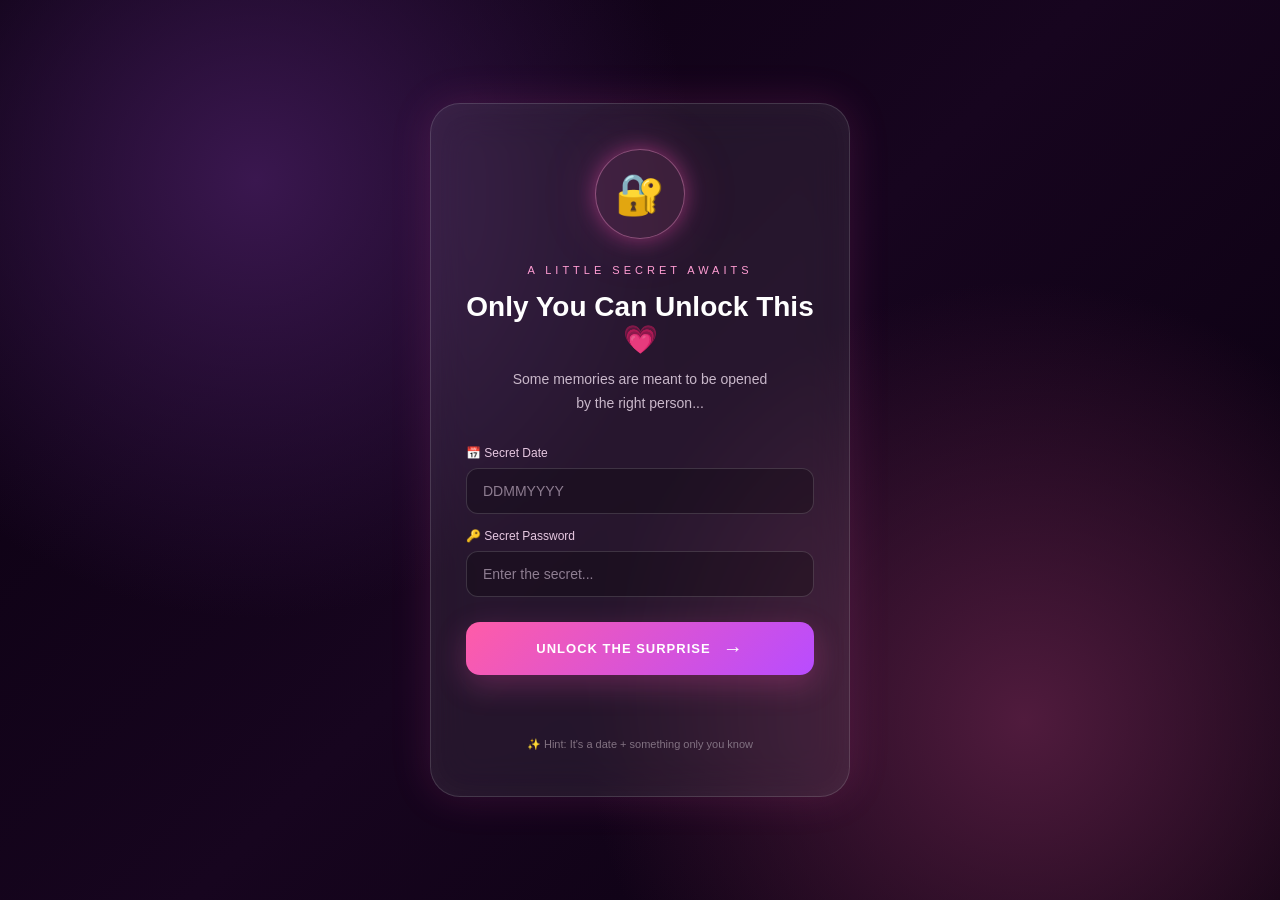
<file: index.html>
<!DOCTYPE html>
<html lang="en">
<head>
    <meta charset="UTF-8">
    <meta name="viewport" content="width=device-width, initial-scale=1.0">
    <title>Something Special 💗</title>

    <link rel="stylesheet" href="unlock.css">
</head>

<body>

    <!-- Floating particles -->
    <div class="particles"></div>

    <main class="unlock-container">

        <div class="lock-circle">
            <div class="lock-icon">🔐</div>
        </div>

        <p class="small-text">A LITTLE SECRET AWAITS</p>

        <h1>Only You Can Unlock This 💗</h1>

        <p class="subtitle">
            Some memories are meant to be opened<br>
            by the right person...
        </p>

        <div class="input-box">

            <label>📅 Secret Date</label>
            <input
                type="text"
                id="secretDate"
                placeholder="DDMMYYYY"
                maxlength="8"
            >

            <label>🔑 Secret Password</label>
            <input
                type="password"
                id="password"
                placeholder="Enter the secret..."
            >

            <button onclick="unlock()">
                <span>UNLOCK THE SURPRISE</span>
                <span class="arrow">→</span>
            </button>

        </div>

        <p id="message"></p>

        <div class="hint">
            ✨ Hint: It's a date + something only you know
        </div>

    </main>

    <script src="unlock.js"></script>

</body>
</html>
</file>
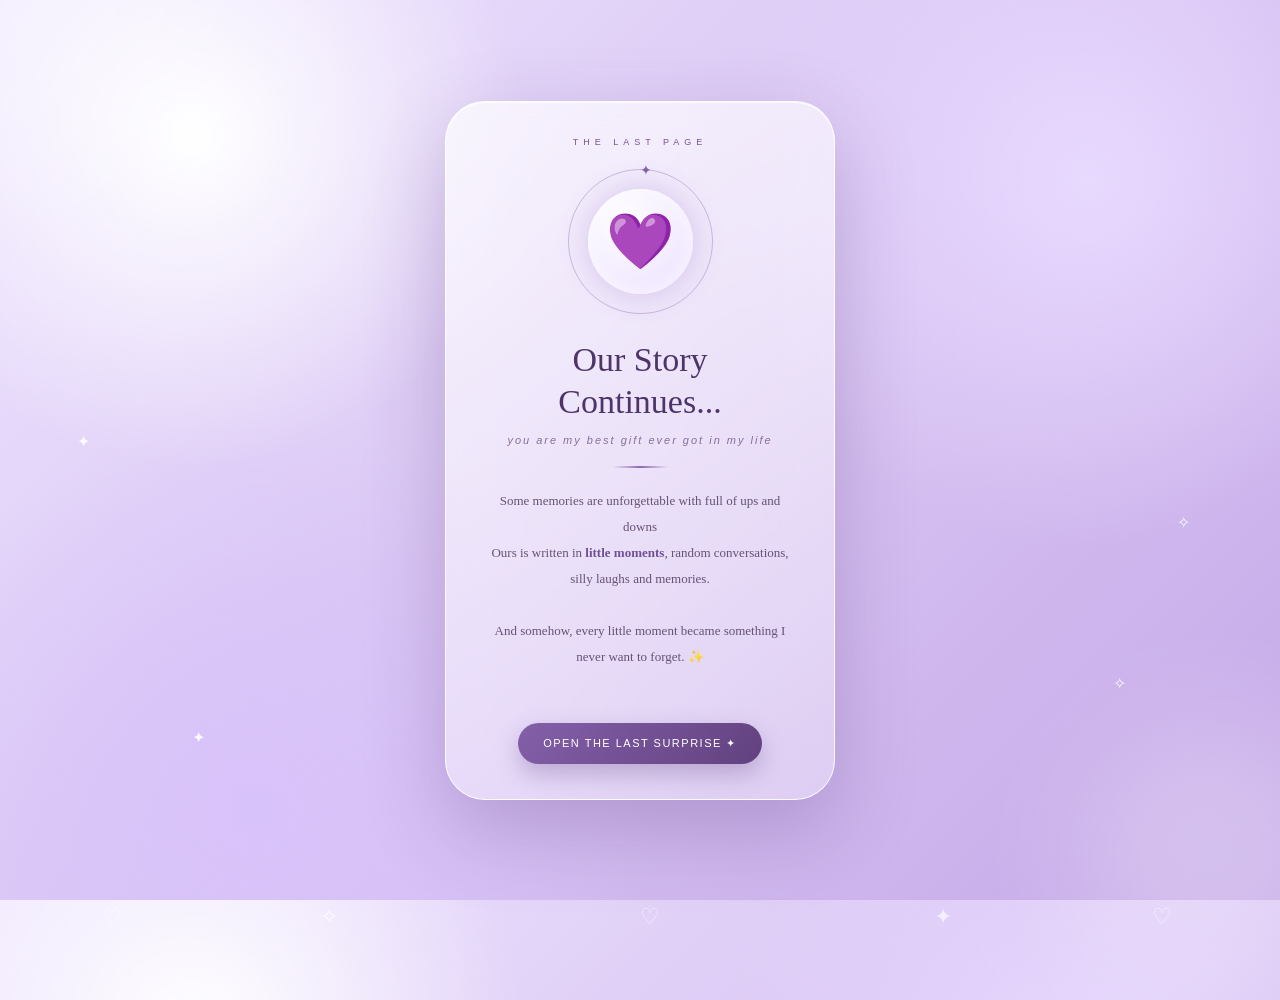
<file: final.html>
<!DOCTYPE html>
<html lang="en">
<head>
<meta charset="UTF-8">
<meta name="viewport" content="width=device-width, initial-scale=1.0">

<title>Our Forever Chapter 💜</title>

<style>

*{
    margin:0;
    padding:0;
    box-sizing:border-box;
}

body{
    min-height:100vh;
    overflow:hidden;

    display:flex;
    align-items:center;
    justify-content:center;

    font-family:Arial,sans-serif;

    background:
        radial-gradient(circle at 15% 15%,#ffffff 0%,transparent 25%),
        radial-gradient(circle at 85% 20%,#e8d9ff 0%,transparent 28%),
        radial-gradient(circle at 20% 90%,#d8c2fa 0%,transparent 30%),
        linear-gradient(
            135deg,
            #eee5ff,
            #d9c5f3,
            #c5a9e8
        );

    position:relative;
}


/* =========================
   BACKGROUND GLOW
========================= */

.glow{
    position:absolute;

    width:280px;
    height:280px;

    border-radius:50%;

    background:rgba(255,255,255,.25);

    filter:blur(60px);

    animation:glowMove 7s infinite alternate;
}

.glow1{
    top:-100px;
    left:-80px;
}

.glow2{
    bottom:-100px;
    right:-80px;

    animation-delay:2s;
}

@keyframes glowMove{

    from{
        transform:translate(0,0);
    }

    to{
        transform:translate(40px,25px);
    }
}


/* =========================
   STARS
========================= */

.star{
    position:absolute;

    color:rgba(255,255,255,.9);

    font-size:16px;

    animation:
        sparkle 2s infinite alternate;
}

.star:nth-child(1){
    top:12%;
    left:12%;
}

.star:nth-child(2){
    top:20%;
    right:17%;
    animation-delay:.5s;
}

.star:nth-child(3){
    bottom:17%;
    left:15%;
    animation-delay:1s;
}

.star:nth-child(4){
    bottom:23%;
    right:12%;
    animation-delay:1.5s;
}

.star:nth-child(5){
    top:48%;
    left:6%;
    animation-delay:.7s;
}

.star:nth-child(6){
    top:57%;
    right:7%;
    animation-delay:1.2s;
}

@keyframes sparkle{

    from{
        opacity:.25;
        transform:scale(.6) rotate(0);
    }

    to{
        opacity:1;
        transform:scale(1.4) rotate(20deg);
    }
}


/* =========================
   FLOATING PETALS
========================= */

.petal{
    position:absolute;

    color:rgba(255,255,255,.65);

    font-size:22px;

    animation:petalFloat 10s linear infinite;
}

.p1{
    left:8%;
    bottom:-30px;
}

.p2{
    left:25%;
    bottom:-30px;
    animation-delay:2s;
}

.p3{
    left:50%;
    bottom:-30px;
    animation-delay:4s;
}

.p4{
    left:73%;
    bottom:-30px;
    animation-delay:1s;
}

.p5{
    left:90%;
    bottom:-30px;
    animation-delay:5s;
}

@keyframes petalFloat{

    0%{
        transform:
            translateY(0)
            rotate(0deg);

        opacity:0;
    }

    15%{
        opacity:.8;
    }

    100%{
        transform:
            translateY(-115vh)
            rotate(240deg);

        opacity:0;
    }
}


/* =========================
   MAIN GLASS CARD
========================= */

.card{

    width:390px;
    min-height:620px;

    position:relative;

    z-index:10;

    padding:35px 28px;

    border-radius:40px;

    background:
        linear-gradient(
            145deg,
            rgba(255,255,255,.70),
            rgba(255,255,255,.30)
        );

    backdrop-filter:blur(22px);

    border:
        1px solid rgba(255,255,255,.8);

    box-shadow:

        0 30px 80px
        rgba(76,45,111,.25),

        inset 0 1px 0
        rgba(255,255,255,.8);

    text-align:center;

    animation:cardAppear 1.3s ease;
}

@keyframes cardAppear{

    from{
        opacity:0;
        transform:
            translateY(35px)
            scale(.92);
    }

    to{
        opacity:1;
        transform:
            translateY(0)
            scale(1);
    }
}


/* =========================
   TOP LABEL
========================= */

.label{

    font-size:9px;

    letter-spacing:5px;

    color:#765493;

    margin-bottom:22px;
}


/* =========================
   ORBIT HEART
========================= */

.heart-wrap{

    width:145px;
    height:145px;

    margin:0 auto 25px;

    position:relative;

    display:flex;
    align-items:center;
    justify-content:center;
}


.orbit{

    position:absolute;

    width:145px;
    height:145px;

    border:

        1px solid
        rgba(126,91,171,.35);

    border-radius:50%;

    animation:rotate 10s linear infinite;
}


.orbit::before{

    content:"✦";

    position:absolute;

    top:-8px;
    left:50%;

    color:#8660aa;

    font-size:14px;
}


@keyframes rotate{

    from{
        transform:rotate(0);
    }

    to{
        transform:rotate(360deg);
    }
}


.heart{

    width:105px;
    height:105px;

    border-radius:50%;

    display:flex;
    align-items:center;
    justify-content:center;

    font-size:55px;

    background:

        radial-gradient(
            circle at 35% 30%,
            #ffffff,
            #eadcff
        );

    box-shadow:

        0 0 30px
        rgba(143,103,191,.30),

        inset 0 0 20px
        rgba(255,255,255,.8);

    animation:heartBeat 2s infinite;
}

@keyframes heartBeat{

    0%,100%{
        transform:scale(1);
    }

    50%{
        transform:scale(1.07);
    }
}


/* =========================
   TITLE
========================= */

h1{

    font-family:Georgia,serif;

    font-size:34px;

    font-weight:normal;

    color:#4d3569;

    line-height:1.25;

    margin-bottom:10px;
}


.subtitle{

    color:#866e9c;

    font-size:11px;

    letter-spacing:2px;

    font-style:italic;
}


.divider{

    width:55px;
    height:2px;

    background:
        linear-gradient(
            90deg,
            transparent,
            #8d69b1,
            transparent
        );

    margin:20px auto;
}


/* =========================
   MESSAGE
========================= */

.message{

    font-family:Georgia,serif;

    color:#665276;

    font-size:13px;

    line-height:2;

    padding:0 12px;
}


.message span{

    color:#715095;

    font-weight:bold;
}


/* =========================
   BUTTON
========================= */

.continue{

    margin-top:27px;

    padding:14px 25px;

    border:none;

    border-radius:30px;

    background:
        linear-gradient(
            135deg,
            #8460aa,
            #62417f
        );

    color:white;

    font-size:11px;

    letter-spacing:1.5px;

    cursor:pointer;

    box-shadow:
        0 10px 25px
        rgba(90,60,125,.3);

    transition:.35s;
}

.continue:hover{

    transform:
        translateY(-4px)
        scale(1.03);

    box-shadow:
        0 15px 30px
        rgba(90,60,125,.4);
}


/* =========================
   FINAL MESSAGE
========================= */

.final{

    display:none;

    animation:finalReveal 1.3s ease;
}

@keyframes finalReveal{

    from{
        opacity:0;
        transform:scale(.75);
    }

    to{
        opacity:1;
        transform:scale(1);
    }
}


.final-icon{

    font-size:60px;

    margin:10px 0 18px;

    animation:heartBeat 1.7s infinite;
}


.final h2{

    font-family:Georgia,serif;

    font-size:31px;

    font-weight:normal;

    color:#4d3569;

    line-height:1.35;
}


.final-text{

    margin-top:20px;

    color:#665276;

    font-family:Georgia,serif;

    font-size:13px;

    line-height:2;
}


.signature{

    margin-top:25px;

    color:#745293;

    font-family:Georgia,serif;

    font-style:italic;

    font-size:13px;
}


/* =========================
   POP HEARTS
========================= */

.pop-heart{

    position:absolute;

    font-size:18px;

    pointer-events:none;

    animation:popHeart 2.5s ease forwards;
}

@keyframes popHeart{

    0%{
        opacity:0;
        transform:
            translateY(30px)
            scale(.3);
    }

    20%{
        opacity:1;
    }

    100%{
        opacity:0;
        transform:
            translateY(-220px)
            scale(1.5)
            rotate(25deg);
    }
}


/* =========================
   MOBILE
========================= */

@media(max-width:500px){

    .card{

        width:92vw;

        min-height:590px;

        padding:32px 20px;

        border-radius:35px;
    }

    h1{
        font-size:30px;
    }

    .message{
        font-size:12px;
    }

}

</style>
</head>


<body>


<!-- BACKGROUND GLOW -->

<div class="glow glow1"></div>
<div class="glow glow2"></div>


<!-- STARS -->

<div class="star">✦</div>
<div class="star">✧</div>
<div class="star">✦</div>
<div class="star">✧</div>
<div class="star">✦</div>
<div class="star">✧</div>


<!-- FLOATING PETALS -->

<div class="petal p1">♡</div>
<div class="petal p2">✧</div>
<div class="petal p3">♡</div>
<div class="petal p4">✦</div>
<div class="petal p5">♡</div>


<!-- MAIN CARD -->

<div class="card" id="card">


    <!-- START SCREEN -->

    <div id="start">


        <div class="label">
            THE LAST PAGE
        </div>


        <div class="heart-wrap">

            <div class="orbit"></div>

            <div class="heart">
                💜
            </div>

        </div>


        <h1>
            Our Story<br>
            Continues...
        </h1>


        <div class="subtitle">
            you are my best gift ever got in my life
        </div>


        <div class="divider"></div>


        <div class="message">

            Some memories are unforgettable with full of ups and downs

            <br>

            Ours is written in
            <span>little moments</span>,
            random conversations,
            silly laughs and memories.

            <br><br>

            And somehow,
            every little moment
            became something
            I never want to forget. ✨

            <br><br>

        

        </div>


        <button
            class="continue"
            onclick="openFinal()">

            OPEN THE LAST SURPRISE ✦

        </button>

    </div>



    <!-- FINAL REVEAL -->

    <div
        class="final"
        id="final">


        <div class="final-icon">
            💜
        </div>


        <h2>
            Happy First Year Anniversary
        </h2>


        <div class="divider"></div>


        <div class="final-text">

          enaku neenga epovume enkoodave irukanum thats my wish

            <br><br>

            ena sanda potalum hurt panalum
            <span>neenga enaku venum.</span>

            <br><br>
                elarum namala ena thapa pesunalum okay yaru namala vitutu
                ponalum okay i always choose rather than other
                en mela ena kovam irundhalum soliru da ana vitutu
                matum poiratha ammu pesamayum irukathinga 


            <br><br>

            Thank you for being
            one of my bestest part of my life. 💜

        </div>  


        <div class="signature">

            — With love,
            always & forever ✨

        </div>

    </div>


</div>


<script>


function openFinal(){

    const start =
    document.getElementById("start");

    const final =
    document.getElementById("final");


    /* HIDE START */

    start.style.display="none";


    /* SHOW FINAL */

    final.style.display="block";


    /* HEART EXPLOSION */

    for(let i=0;i<28;i++){

        const heart =
        document.createElement("div");

        heart.className="pop-heart";

        heart.innerHTML =
            Math.random() > .5
            ? "💜"
            : "♡";


        heart.style.left =
            (Math.random()*90+5)+"%";


        heart.style.top =
            (Math.random()*60+30)+"%";


        heart.style.animationDelay =
            (Math.random()*1)+"s";


        document
            .getElementById("card")
            .appendChild(heart);


        setTimeout(()=>{

            heart.remove();

        },3500);

    }

}

</script>

</body>
</html>
</file>
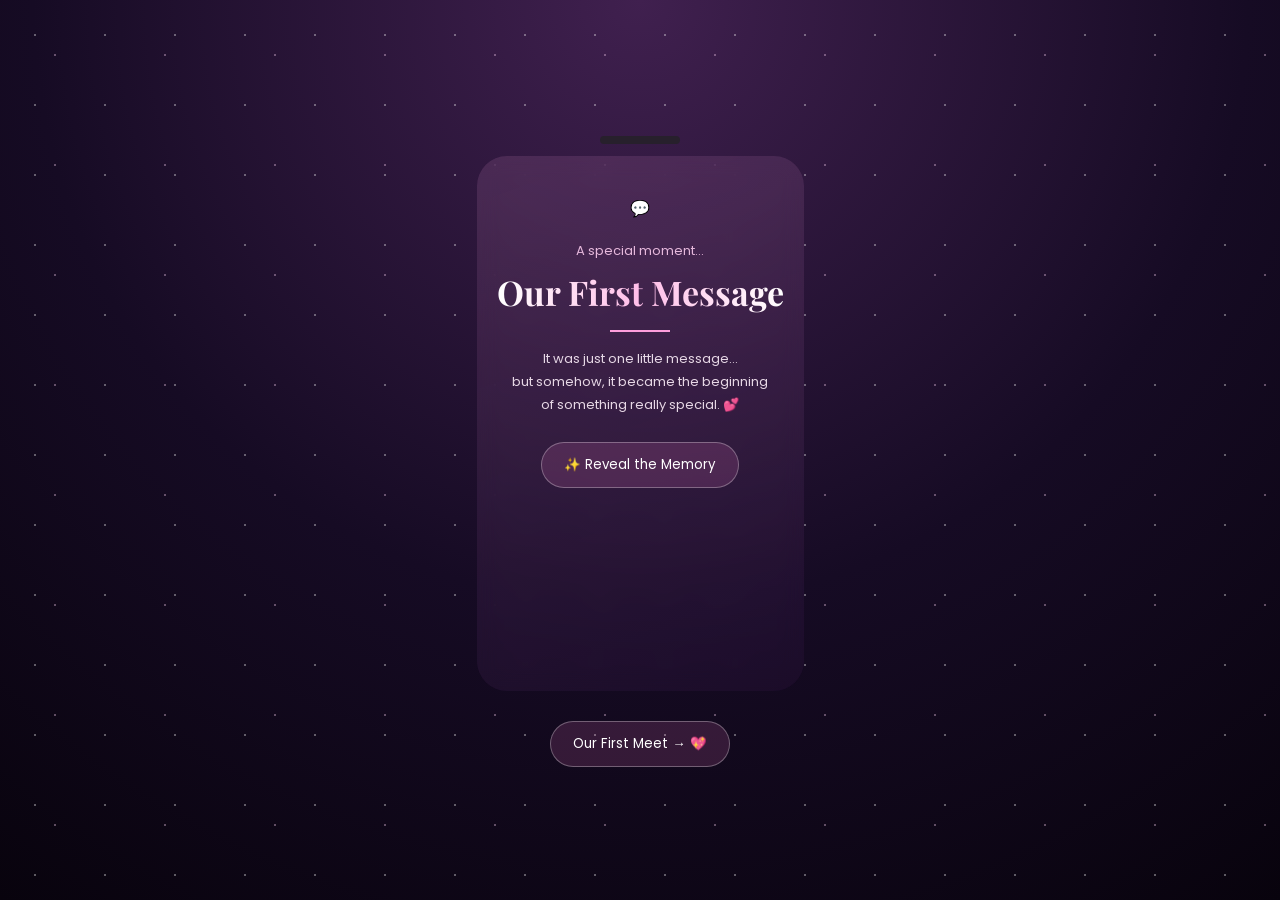
<file: firstcall.html>
<!DOCTYPE html>
<html lang="en">
<head>
    <meta charset="UTF-8">
    <meta name="viewport" content="width=device-width, initial-scale=1.0">
    <title>Our First Message 💗</title>
    <link rel="stylesheet" href="firstcall.css">
</head>

<body>

    <div class="stars"></div>

    <div class="container">

        <div class="message">
            <div class="speaker"></div>

            <div class="screen">
                <div class= "message-icon">💬</div>

                <p class="small-text">A special moment...</p>

                <h1>Our First Message</h1>

                <div class="line"></div>

                <p class="story">
                    It was just one little message...
                    <br>
                    but somehow, it became the beginning
                    <br>
                    of something really special. 💕
                </p>

                <button onclick="showMemory()">
                    ✨ Reveal the Memory
                </button>

                <div id="memory">
                    <span>💬</span>
                    <h2>That First hi <h2>
                    <h3>That first Birthday Wish</h3>

                    <p>
                        “EVERYTHING IS MORE SPEACIAL 
                        AND BEAUTIFUL MEMORIES.” 💗
                    </p>

                    <div class="date">
                        💕 Our First Message 💕
                    </div>
                </div>
            </div>
        </div>



        <button class="next-btn" onclick="goNext()">
            Our First Meet → 💖
        </button>

    </div>

    <script>
        function showMemory() {
            const memory = document.getElementById("memory");

            memory.style.display = "block";

            createHearts();
        }

        function createHearts() {

            for (let i = 0; i < 25; i++) {

                const heart = document.createElement("div");

                heart.className = "heart";
                heart.innerHTML = "♥";

                heart.style.left = Math.random() * 100 + "vw";
                heart.style.animationDuration =
                    (2 + Math.random() * 3) + "s";

                heart.style.fontSize =
                    (12 + Math.random() * 20) + "px";

                document.body.appendChild(heart);

                setTimeout(() => {
                    heart.remove();
                }, 5000);
            }
        }

        function goNext() {
            window.location.href = "firstmeet.html";
        }
    </script>

</body>
</html>
</file>
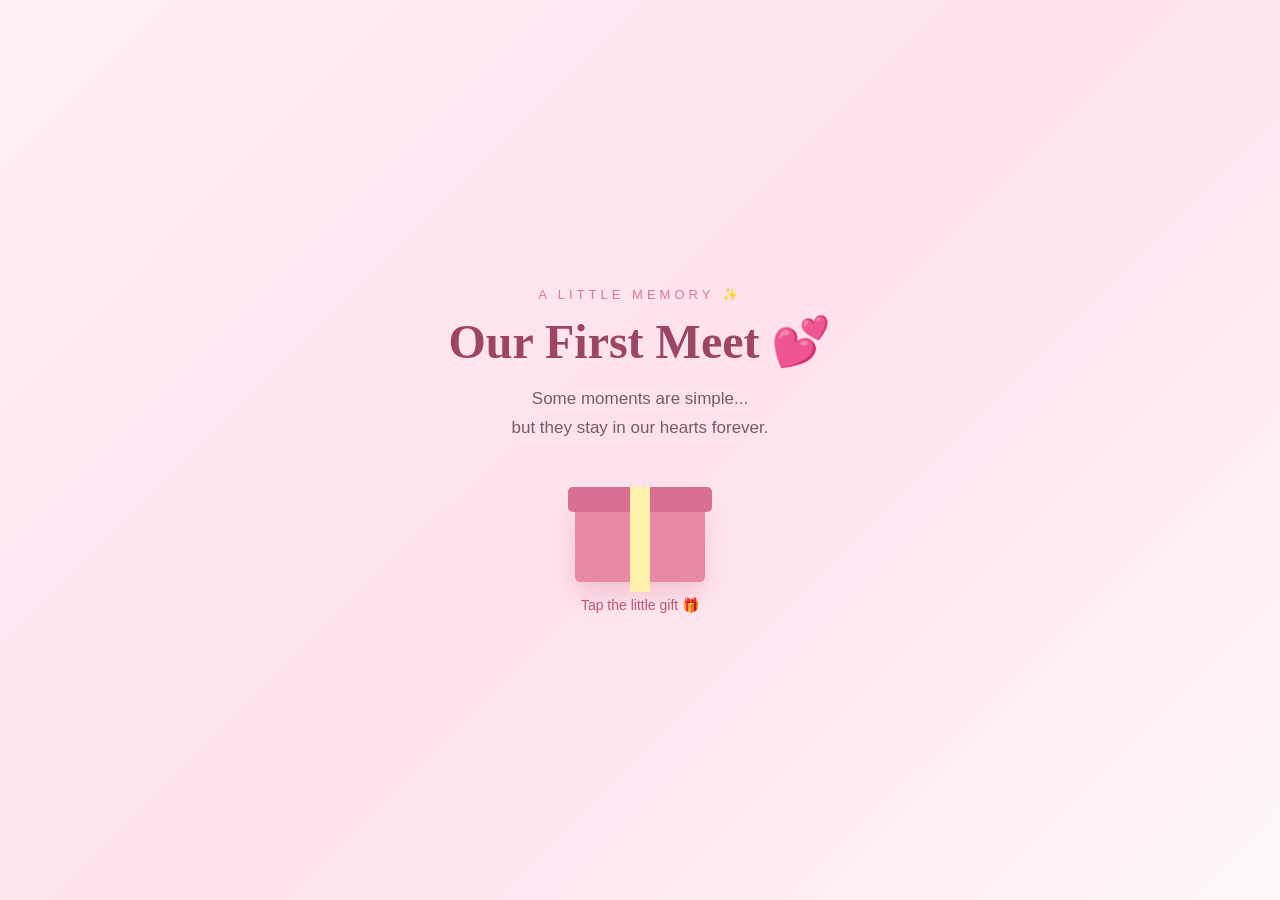
<file: firstmeet.html>
<!DOCTYPE html>
<html lang="en">
<head>
    <meta charset="UTF-8">
    <meta name="viewport" content="width=device-width, initial-scale=1.0">
    <title>Our First Meet 💗</title>
    <link rel="stylesheet" href="firstmeet.css">
</head>

<body>

    <div class="hearts"></div>

    <div class="container">

        <div class="small-title">A LITTLE MEMORY ✨</div>

        <h1>Our First Meet 💕</h1>

        <p class="subtitle">
            Some moments are simple...<br>
            but they stay in our hearts forever.
        </p>

        <!-- Gift Box -->
        <div class="gift-area" onclick="openGift()">

            <div class="gift-box" id="giftBox">
                <div class="lid"></div>
                <div class="box"></div>
                <div class="ribbon"></div>
            </div>

            <p id="clickText">Tap the little gift 🎁</p>

        </div>

        <!-- Hidden Memory -->
        <div class="memory" id="memory">

            <div class="brush">🪥</div>

            <h2>Our First Meet...</h2>

            <p>
                Nee enakkaaga oru brush vangitu vandhu kudutha
                andha moment... 🥹💗
            </p>

            <p>
                It may look like a small thing,
                but for me, it became a beautiful memory.
            </p>

            <div class="line"></div>

            <p class="special">
                "The little things you did<br>
                became my favorite memories." 💕
            </p>

            <button onclick="goNext()">
                And then... → 💖
            </button>
            <a href="special-moments.html" class="next-btn">
    Special Moments ❤️
</a>

        </div>

    </div>

    <script src="firstmeet.js"></script>


</body>
</html>
</file>
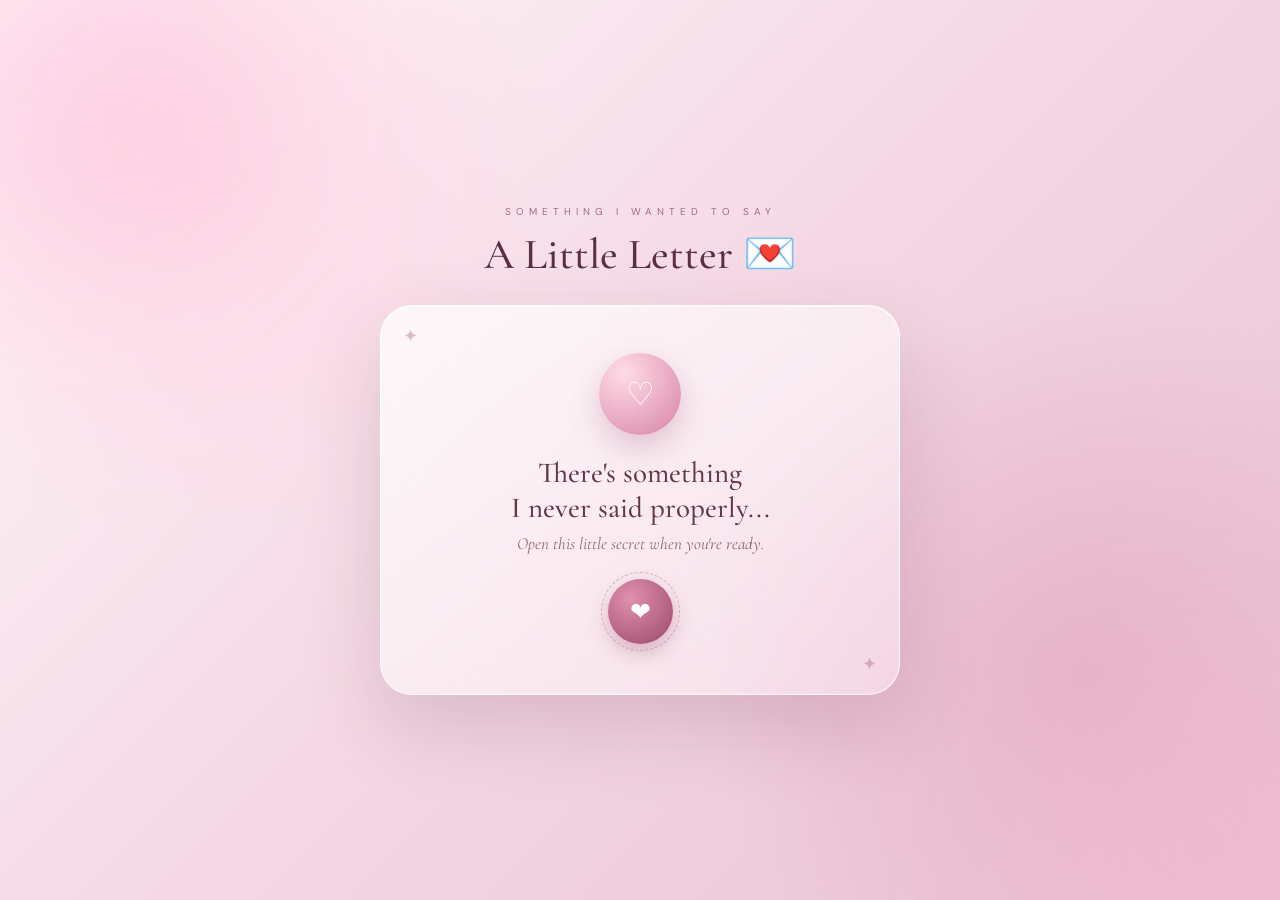
<file: little-letter.html>
<!DOCTYPE html>
<html lang="en">
<head>
<meta charset="UTF-8">
<meta name="viewport" content="width=device-width, initial-scale=1.0">

<title>A Little Letter 💌</title>

<style>
@import url('https://fonts.googleapis.com/css2?family=Cormorant+Garamond:ital,wght@0,400;0,500;0,600;1,400;1,500&family=DM+Sans:wght@400;500;600&display=swap');

* {
    margin: 0;
    padding: 0;
    box-sizing: border-box;
}

body {
    min-height: 100vh;
    overflow: hidden;

    display: flex;
    justify-content: center;
    align-items: center;

    font-family: "DM Sans", sans-serif;

    background:
        radial-gradient(circle at 15% 20%, #ffd8e7 0%, transparent 28%),
        radial-gradient(circle at 85% 75%, #e7b4ca 0%, transparent 30%),
        linear-gradient(135deg, #fff7fa, #f4d8e4, #e9c1d3);

    color: #573545;
}


/* =========================
   BACKGROUND GLOW
========================= */

.glow {
    position: fixed;
    width: 350px;
    height: 350px;

    border-radius: 50%;

    background: rgba(255, 180, 210, 0.25);

    filter: blur(70px);

    animation: glowMove 7s ease-in-out infinite alternate;

    pointer-events: none;
}

.glow.one {
    top: -100px;
    left: -100px;
}

.glow.two {
    bottom: -120px;
    right: -100px;

    animation-delay: 2s;
}

@keyframes glowMove {

    from {
        transform: scale(1);
    }

    to {
        transform: scale(1.3);
    }
}


/* =========================
   FLOATING HEARTS
========================= */

.floating-heart {
    position: fixed;

    bottom: -40px;

    color: rgba(150, 65, 100, 0.25);

    font-size: 22px;

    pointer-events: none;

    animation: floatUp 9s linear infinite;
}

.f1 { left: 8%; animation-delay: 0s; }
.f2 { left: 20%; animation-delay: 2s; }
.f3 { left: 35%; animation-delay: 5s; }
.f4 { left: 52%; animation-delay: 1s; }
.f5 { left: 68%; animation-delay: 4s; }
.f6 { left: 82%; animation-delay: 6s; }
.f7 { left: 93%; animation-delay: 3s; }

@keyframes floatUp {

    0% {
        transform: translateY(0) rotate(0deg);
        opacity: 0;
    }

    15% {
        opacity: 1;
    }

    100% {
        transform: translateY(-115vh) rotate(180deg);
        opacity: 0;
    }
}


/* =========================
   MAIN
========================= */

.container {
    width: min(92%, 650px);

    text-align: center;

    position: relative;

    z-index: 5;
}


/* TOP TEXT */

.eyebrow {
    font-size: 10px;

    letter-spacing: 5px;

    color: #956077;

    margin-bottom: 10px;

    opacity: 0.9;
}

.title {
    font-family: "Cormorant Garamond", serif;

    font-size: 43px;

    font-weight: 500;

    color: #5c3043;

    margin-bottom: 25px;
}


/* =========================
   SECRET CARD
========================= */

.letter-card {

    position: relative;

    width: 100%;
    max-width: 520px;

    min-height: 390px;

    margin: auto;

    padding: 40px 38px;

    border-radius: 32px;

    background:
        linear-gradient(
            145deg,
            rgba(255,255,255,0.72),
            rgba(255,240,246,0.46)
        );

    border: 1px solid rgba(255,255,255,0.8);

    backdrop-filter: blur(18px);

    -webkit-backdrop-filter: blur(18px);

    box-shadow:
        0 30px 80px rgba(103,48,73,0.18),
        inset 0 1px 0 rgba(255,255,255,0.8);

    transition: 1s ease;
}


/* little decorative corners */

.letter-card::before,
.letter-card::after {

    content: "✦";

    position: absolute;

    color: rgba(161,76,108,0.35);

    font-size: 18px;
}

.letter-card::before {
    top: 18px;
    left: 22px;
}

.letter-card::after {
    bottom: 18px;
    right: 22px;
}


/* =========================
   LOCK SCREEN
========================= */

.lock-screen {

    display: flex;

    flex-direction: column;

    align-items: center;

    justify-content: center;

    min-height: 305px;

    transition: 0.8s ease;
}


.lock-icon {

    width: 82px;
    height: 82px;

    border-radius: 50%;

    display: flex;

    justify-content: center;
    align-items: center;

    margin-bottom: 20px;

    font-size: 32px;

    background:
        radial-gradient(
            circle at 30% 25%,
            #ffdce8,
            #d783a5
        );

    color: white;

    box-shadow:
        0 12px 30px rgba(150,65,100,0.25);

    animation: heartbeat 2s infinite;
}


@keyframes heartbeat {

    0%, 100% {
        transform: scale(1);
    }

    50% {
        transform: scale(1.07);
    }
}


.lock-screen h2 {

    font-family: "Cormorant Garamond", serif;

    font-size: 29px;

    font-weight: 500;

    color: #63374a;

    margin-bottom: 8px;
}


.lock-screen p {

    font-family: "Cormorant Garamond", serif;

    font-style: italic;

    font-size: 17px;

    color: #8b6574;

    margin-bottom: 25px;
}


/* =========================
   WAX SEAL
========================= */

.seal-button {

    width: 65px;
    height: 65px;

    border: none;

    border-radius: 50%;

    background:
        radial-gradient(
            circle at 35% 30%,
            #df91ad,
            #9b4769
        );

    color: white;

    font-size: 25px;

    cursor: pointer;

    box-shadow:
        0 8px 20px rgba(130,50,80,0.3);

    transition: 0.35s;

    position: relative;
}


.seal-button::after {

    content: "";

    position: absolute;

    inset: -7px;

    border-radius: 50%;

    border: 1px dashed rgba(143,65,96,0.35);

    animation: rotate 8s linear infinite;
}


@keyframes rotate {
    to {
        transform: rotate(360deg);
    }
}


.seal-button:hover {

    transform: scale(1.12);

    box-shadow:
        0 12px 30px rgba(130,50,80,0.4);
}


/* =========================
   LETTER CONTENT
========================= */

.letter-content {

    display: none;

    text-align: left;

    animation: letterReveal 1.2s ease forwards;
}


@keyframes letterReveal {

    from {
        opacity: 0;
        transform: translateY(20px);
    }

    to {
        opacity: 1;
        transform: translateY(0);
    }
}


.letter-date {

    text-align: center;

    font-size: 10px;

    letter-spacing: 3px;

    color: #9a687a;

    margin-bottom: 22px;
}


.letter-content h2 {

    font-family: "Cormorant Garamond", serif;

    font-size: 32px;

    font-style: italic;

    font-weight: 500;

    color: #733a52;

    margin-bottom: 18px;
}


.letter-text {

    font-family: "Cormorant Garamond", serif;

    font-size: 17px;

    line-height: 1.65;

    color: #684857;
}


.letter-text p {

    margin-bottom: 13px;

    opacity: 0;

    transform: translateY(8px);

    transition: 0.8s ease;
}


.letter-text p.show {

    opacity: 1;

    transform: translateY(0);
}


.special-line {

    margin-top: 18px;

    padding: 16px;

    text-align: center;

    border-radius: 16px;

    background: rgba(255,255,255,0.5);

    border: 1px solid rgba(177,92,124,0.12);

    font-family: "Cormorant Garamond", serif;

    font-style: italic;

    font-size: 20px;

    color: #873e5c;

    opacity: 0;

    transform: scale(0.95);

    transition: 1s ease;
}


.special-line.show {

    opacity: 1;

    transform: scale(1);
}


/* =========================
   BUTTON
========================= */

.next-button {

    margin-top: 22px;

    padding: 13px 28px;

    border: none;

    border-radius: 30px;

    background: #8f4563;

    color: white;

    font-size: 12px;

    letter-spacing: 0.5px;

    cursor: pointer;

    box-shadow:
        0 8px 22px rgba(120,50,80,0.25);

    display: none;

    transition: 0.3s;
}


.next-button:hover {

    transform: translateY(-2px) scale(1.03);

    box-shadow:
        0 12px 28px rgba(120,50,80,0.32);
}


/* =========================
   OPEN STATE
========================= */

.open .lock-screen {

    display: none;
}

.open .letter-content {

    display: block;
}

.open .letter-card {

    min-height: 430px;
}


/* =========================
   MOBILE
========================= */

@media(max-width: 550px) {

    body {
        overflow-y: auto;
    }

    .container {
        width: 94%;
    }

    .title {
        font-size: 36px;
    }

    .letter-card {
        padding: 32px 23px;
        min-height: 390px;
    }

    .letter-content h2 {
        font-size: 29px;
    }

    .letter-text {
        font-size: 16px;
    }
}

</style>
</head>


<body>


<!-- Background -->

<div class="glow one"></div>
<div class="glow two"></div>

<div class="floating-heart f1">♡</div>
<div class="floating-heart f2">♡</div>
<div class="floating-heart f3">✦</div>
<div class="floating-heart f4">♡</div>
<div class="floating-heart f5">✧</div>
<div class="floating-heart f6">♡</div>
<div class="floating-heart f7">♡</div>


<!-- Main -->

<div class="container">

    <div class="eyebrow">
        SOMETHING I WANTED TO SAY
    </div>

    <div class="title">
        A Little Letter 💌
    </div>


    <div class="letter-card" id="letterCard">


        <!-- LOCK SCREEN -->

        <div class="lock-screen">

            <div class="lock-icon">
                ♡
            </div>

            <h2>
                There's something<br>
                I never said properly...
            </h2>

            <p>
                Open this little secret when you're ready.
            </p>

            <button
                class="seal-button"
                onclick="openLetter()"
                aria-label="Open letter"
            >
                ❤
            </button>

        </div>


        <!-- LETTER -->

        <div class="letter-content">

            <div class="letter-date">
                27 · 08 · 2025
            </div>

            <h2>
                To my lucky charm ♡
            </h2>


            <div class="letter-text">

                <p id="p1">
                    Enaku una thavira yaarum important ila da ammuu..
                    enaku nee mattum en life la irundhute irukanum vera yarum venam
                    epovumey enaku idhe mari love and care kuduthute irunga enaku adhuve podhum
                </p>

                <p id="p2">
                    Aprm ena analum nanu una vitu poga matte...ena analum
                    seri nee enaku dhan na unaku dhaney🥹❤️

        
                </p>

                <p id="p3">
                    Neenga matum en life la ilana na ena agirupenu therla da gundu
                    epovum ena vtu matum poiratha plzz da ammu....roma overthink panatha na unkoodave
                    dha irupen iruke epovumey.
                </p>

                <p id="p4">
                    And love you so much always my lucky charm
                    
                </p>

            </div>


            <div class="special-line" id="specialLine">

                "If I had to choose that moment again...
                <br>
                I'd still say yes." ❤️

            </div>

        </div>

    </div>


    <button
        class="next-button"
        id="nextButton"
        onclick="goNext()"
    >
        Continue our story → ✨
    </button>

</div>


<script>

function openLetter() {

    const card =
        document.getElementById("letterCard");

    card.classList.add("open");


    /*
       Reveal letter lines one by one
    */

    setTimeout(() => {
        document.getElementById("p1")
            .classList.add("show");
    }, 700);


    setTimeout(() => {
        document.getElementById("p2")
            .classList.add("show");
    }, 1800);


    setTimeout(() => {
        document.getElementById("p3")
            .classList.add("show");
    }, 2900);


    setTimeout(() => {
        document.getElementById("p4")
            .classList.add("show");
    }, 4000);


    /*
       Special final line
    */

    setTimeout(() => {

        document
            .getElementById("specialLine")
            .classList.add("show");

    }, 5300);


    /*
       Continue button
    */

    setTimeout(() => {

        document
            .getElementById("nextButton")
            .style.display = "inline-block";

    }, 6500);

}


function goNext() {

    window.location.href =
        "final-surprise.html";

}

</script>

</body>
</html>
</file>
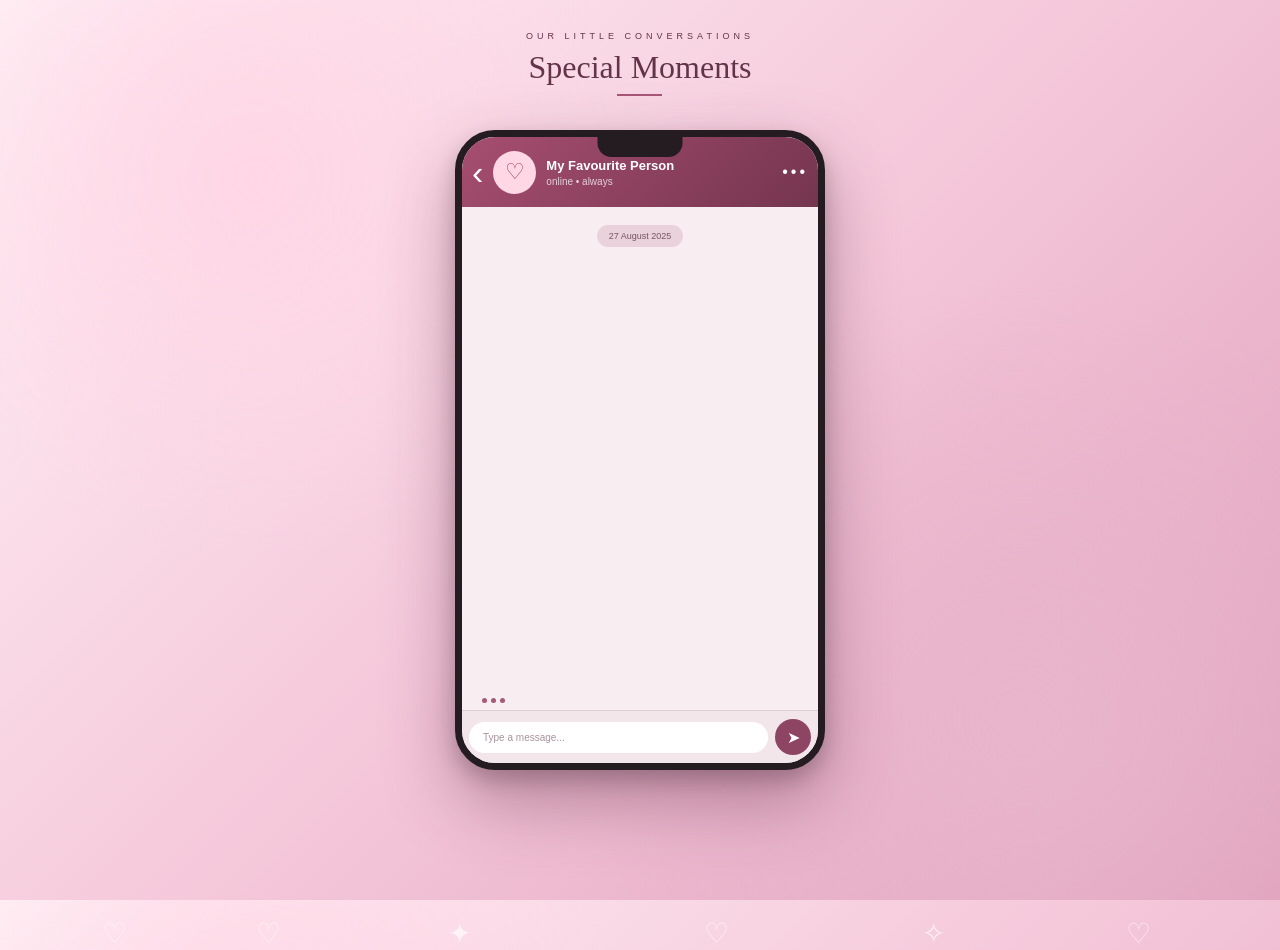
<file: special-moments.html>
<!DOCTYPE html>
<html lang="en">
<head>
<meta charset="UTF-8">
<meta name="viewport" content="width=device-width, initial-scale=1.0">

<title>Special Moments ❤️</title>

<style>

*{
    margin:0;
    padding:0;
    box-sizing:border-box;
}

body{
    min-height:100vh;
    overflow:hidden;

    display:flex;
    justify-content:center;
    align-items:center;

    font-family:Arial, sans-serif;

    background:
        radial-gradient(circle at 20% 20%, #ffd6e5 0%, transparent 30%),
        radial-gradient(circle at 80% 80%, #e8b5cc 0%, transparent 35%),
        linear-gradient(135deg,#fff1f6,#f5c8da,#df9fbb);

    position:relative;
}


/* BACKGROUND HEARTS */

.heart{
    position:absolute;
    color:rgba(255,255,255,0.65);
    font-size:28px;
    animation:float 8s linear infinite;
}

.h1{left:8%;bottom:-50px;animation-delay:0s;}
.h2{left:20%;bottom:-50px;animation-delay:2s;}
.h3{left:35%;bottom:-50px;animation-delay:4s;}
.h4{left:55%;bottom:-50px;animation-delay:1s;}
.h5{left:72%;bottom:-50px;animation-delay:3s;}
.h6{left:88%;bottom:-50px;animation-delay:5s;}

@keyframes float{

    0%{
        transform:translateY(0) rotate(0deg);
        opacity:0;
    }

    20%{
        opacity:1;
    }

    100%{
        transform:translateY(-110vh) rotate(180deg);
        opacity:0;
    }
}


/* TITLE */

.title{
    position:absolute;
    top:25px;

    text-align:center;

    color:#633449;

    z-index:5;
}

.title small{
    letter-spacing:4px;
    font-size:9px;
}

.title h1{
    font-family:Georgia,serif;
    font-size:32px;
    font-weight:normal;
    margin-top:6px;
}

.line{
    width:45px;
    height:2px;
    background:#a95677;
    margin:8px auto;
}


/* PHONE */

.phone{

    width:370px;
    height:640px;

    background:#f8edf1;

    border:7px solid #241c20;

    border-radius:40px;

    overflow:hidden;

    position:relative;

    z-index:10;

    box-shadow:
        0 30px 70px rgba(91,40,65,.4),
        0 10px 20px rgba(0,0,0,.2);
}


/* PHONE TOP */

.notch{

    position:absolute;

    top:0;
    left:50%;

    transform:translateX(-50%);

    width:85px;
    height:20px;

    background:#241c20;

    border-radius:0 0 14px 14px;

    z-index:20;
}


/* HEADER */

.header{

    height:70px;

    background:linear-gradient(
        135deg,
        #a64e70,
        #75354f
    );

    color:white;

    display:flex;
    align-items:center;

    padding:10px;

    gap:10px;
}

.back{
    font-size:34px;
}

.profile{
    flex:1;

    display:flex;
    align-items:center;

    gap:10px;
}

.avatar{

    width:43px;
    height:43px;

    border-radius:50%;

    background:#ffd7e5;

    display:flex;
    align-items:center;
    justify-content:center;

    color:#a44367;

    font-size:22px;
}

.name{
    font-size:13px;
    font-weight:bold;
}

.online{
    font-size:10px;
    opacity:.75;
    margin-top:3px;
}

.more{
    letter-spacing:3px;
}


/* CHAT */

.chat{

    height:calc(100% - 123px);

    overflow-y:auto;

    padding:18px 13px;

    background:#f8edf1;

    scroll-behavior:smooth;
}


/* DATE */

.date{

    text-align:center;

    margin-bottom:18px;
}

.date span{

    background:#ead2dc;

    color:#765362;

    padding:6px 12px;

    border-radius:15px;

    font-size:9px;
}


/* MESSAGE */

.message{

    max-width:78%;

    padding:9px 12px;

    margin:8px 0;

    font-size:12px;

    line-height:1.5;

    color:#4d3741;

    animation:appear .5s ease;
}

.left{

    background:white;

    margin-right:auto;

    border-radius:4px 15px 15px 15px;

    box-shadow:0 2px 8px rgba(0,0,0,.08);
}

.right{

    background:#f3c2d4;

    margin-left:auto;

    border-radius:15px 4px 15px 15px;

    box-shadow:0 2px 8px rgba(0,0,0,.08);
}

.time{

    display:block;

    text-align:right;

    font-size:8px;

    color:#997a86;

    margin-top:4px;
}

@keyframes appear{

    from{
        opacity:0;
        transform:translateY(12px);
    }

    to{
        opacity:1;
        transform:translateY(0);
    }
}


/* TYPING */

.typing{

    position:absolute;

    bottom:60px;
    left:20px;

    display:none;

    gap:4px;
}

.dot{

    width:5px;
    height:5px;

    background:#a55b78;

    border-radius:50%;

    animation:typing 1s infinite;
}

.dot:nth-child(2){
    animation-delay:.15s;
}

.dot:nth-child(3){
    animation-delay:.3s;
}

@keyframes typing{

    50%{
        transform:translateY(-4px);
    }
}


/* BOTTOM */

.bottom{

    position:absolute;

    bottom:0;
    left:0;

    width:100%;
    height:53px;

    display:flex;

    align-items:center;

    gap:7px;

    padding:7px;

    background:#f3e6eb;

    border-top:1px solid #e2ccd5;
}

.input{

    flex:1;

    background:white;

    color:#aa929d;

    padding:10px 14px;

    border-radius:20px;

    font-size:10px;
}

.send{

    width:36px;
    height:36px;

    border:none;

    border-radius:50%;

    background:#8e4563;

    color:white;

    cursor:pointer;

    font-size:16px;
}


/* FINAL CARD */

.special{

    text-align:center;

    margin:20px auto;

    width:90%;

    padding:18px;

    border-radius:18px;

    background:linear-gradient(
        135deg,
        white,
        #ffe0eb
    );

    box-shadow:0 8px 25px rgba(100,40,65,.15);

    animation:appear .8s ease;
}

.special-heart{
    font-size:28px;
}

.special h3{
    font-family:Georgia,serif;

    color:#743b54;

    margin:7px 0;
}

.special p{
    color:#8b6b78;

    font-size:10px;

    line-height:1.6;
}


/* =========================
   LITTLE LETTER
========================= */

.letter{

    width:90%;

    margin:25px auto 35px;

    padding:24px 20px;

    background:
        linear-gradient(
            135deg,
            #fffdfd,
            #ffe4ee
        );

    border:1px solid rgba(169,86,119,.18);

    border-radius:20px;

    box-shadow:
        0 10px 30px rgba(100,40,65,.15);

    text-align:left;

    position:relative;

    animation:letterAppear 1s ease;

    overflow:hidden;
}


/* INNER BORDER */

.letter::before{

    content:"";

    position:absolute;

    top:10px;
    left:10px;
    right:10px;
    bottom:10px;

    border:1px dashed #d9a7ba;

    border-radius:15px;

    pointer-events:none;
}


/* SMALL DECORATIONS */

.letter::after{

    content:"✦  ♡  ✦";

    position:absolute;

    top:14px;
    right:20px;

    color:#d493aa;

    font-size:10px;

    letter-spacing:3px;
}


/* LETTER HEART */

.letter-heart{

    position:relative;

    z-index:2;

    text-align:center;

    font-size:28px;

    margin-bottom:5px;

    animation:heartBeat 1.5s infinite;
}


/* LETTER TITLE */

.letter-title{

    position:relative;

    z-index:2;

    text-align:center;

    font-family:Georgia,serif;

    color:#743b54;

    font-size:21px;

    margin-bottom:17px;
}


/* LETTER CONTENT */

.letter p{

    position:relative;

    z-index:2;

    color:#70515e;

    font-family:Georgia,serif;

    font-size:12px;

    line-height:1.9;

    margin:10px 5px;
}


/* SIGNATURE */

.letter-sign{

    position:relative;

    z-index:2;

    text-align:right;

    font-family:Georgia,serif;

    color:#8e4563;

    font-size:12px;

    margin-top:18px;

    font-style:italic;
}


/* =========================
   CONTINUE BUTTON
========================= */

.next-page{

    display:block;

    margin:22px auto 30px;

    padding:13px 25px;

    border:none;

    border-radius:25px;

    background:
        linear-gradient(
            135deg,
            #8460aa,
            #62417f
        );

    color:white;

    font-size:11px;

    letter-spacing:1px;

    cursor:pointer;

    box-shadow:
        0 8px 20px
        rgba(90,60,125,.25);

    transition:.3s;

    animation:appear .8s ease;
}

.next-page:hover{

    transform:
        translateY(-3px)
        scale(1.03);

    box-shadow:
        0 12px 25px
        rgba(90,60,125,.35);
}


@keyframes letterAppear{

    from{

        opacity:0;

        transform:
            translateY(35px)
            scale(.95);
    }

    to{

        opacity:1;

        transform:
            translateY(0)
            scale(1);
    }
}


@keyframes heartBeat{

    0%,100%{
        transform:scale(1);
    }

    50%{
        transform:scale(1.15);
    }
}


/* MOBILE */

@media(max-width:500px){

    .title{
        display:none;
    }

    .phone{

        width:100vw;
        height:100vh;

        border:none;

        border-radius:0;
    }

    .notch{
        display:none;
    }

}

</style>
</head>


<body>


<!-- BACKGROUND -->

<div class="heart h1">♡</div>
<div class="heart h2">♡</div>
<div class="heart h3">✦</div>
<div class="heart h4">♡</div>
<div class="heart h5">✧</div>
<div class="heart h6">♡</div>


<!-- TITLE -->

<div class="title">

    <small>OUR LITTLE CONVERSATIONS</small>

    <h1>Special Moments</h1>

    <div class="line"></div>

</div>


<!-- PHONE -->

<div class="phone">

    <div class="notch"></div>


    <!-- HEADER -->

    <div class="header">

        <div class="back">‹</div>

        <div class="profile">

            <div class="avatar">♡</div>

            <div>

                <div class="name">
                    My Favourite Person
                </div>

                <div class="online">
                    online • always
                </div>

            </div>

        </div>

        <div class="more">
            •••
        </div>

    </div>


    <!-- CHAT -->

    <div class="chat" id="chat">

        <div class="date">

            <span>
                27 August 2025
            </span>

        </div>

    </div>


    <!-- TYPING -->

    <div class="typing" id="typing">

        <div class="dot"></div>
        <div class="dot"></div>
        <div class="dot"></div>

    </div>


    <!-- BOTTOM -->

    <div class="bottom">

        <div class="input">
            Type a message...
        </div>

        <button
            class="send"
            onclick="restart()">

            ➤

        </button>

    </div>

</div>


<script>


const chat =
document.getElementById("chat");

const typing =
document.getElementById("typing");


/* MESSAGES */

const messages = [

    ["left",
    "Heyy... ❤️",
    "10:21 PM"],

    ["right",
    "Hii... 👀",
    "10:21 PM"],

    ["left",
    "enaku na nenacha mari ponu kedachuta happy",
    "10:22 PM"],

    ["right",
    "yaru naa dhaney🥹❤️",
    "10:22 PM"],

    ["left",
    " Ama but Neee love la pana vena just feel my love",
    "10:23 PM"],

    ["right",
    " Seri enaiya epdi pathupinga 💗",
    "10:23 PM"],

    ["left",
    "kolandha mari pathupen and un parents ah yum nala pathupen",
    "10:24 PM"],

    ["right",
    "Aahaan✨",
    "10:24 PM"],

    ["right",
    "seri na onu solanum but enaku time um venum..I LOVE YOU🫶",
    "10:25 PM"],

    ["left",
    "LOVE YOU",
    "10:26 PM"],

    ["right",
    "Enaiya vitutu poirathinga ❤️",
    "10:26 PM"]

];


let index = 0;


/* SHOW MESSAGES */

function showMessage(){

    if(index >= messages.length){

        typing.style.display="none";

        setTimeout(showFinal,800);

        return;
    }


    typing.style.display="flex";


    setTimeout(()=>{

        typing.style.display="none";


        const data =
        messages[index];


        const div =
        document.createElement("div");


        div.className =
        "message " + data[0];


        div.innerHTML =

        data[1] +

        `<span class="time">
        ${data[2]}
        </span>`;


        chat.appendChild(div);


        chat.scrollTo({

            top:chat.scrollHeight,

            behavior:"smooth"

        });


        index++;


        setTimeout(showMessage,900);


    },1000);

}


/* FINAL SPECIAL MOMENT */

function showFinal(){

    const card =
    document.createElement("div");

    card.className="special";


    card.innerHTML=`

        <div class="special-heart">
            ❤️
        </div>

        <h3>
            And this is only the beginning...
        </h3>

        <p>
            So many more little moments,
            conversations and memories
            are still waiting for us. ✨
        </p>

    `;


    chat.appendChild(card);


    chat.scrollTo({

        top:chat.scrollHeight,

        behavior:"smooth"

    });


    /* LITTLE LETTER */

    setTimeout(()=>{

        const letter =
        document.createElement("div");


        letter.className="letter";


        letter.innerHTML=`

            <div class="letter-heart">
                💌
            </div>


            <div class="letter-title">
                Little Letter
            </div>


            <p>
                I don't know how many beautiful
                moments are waiting for us...
                but I know I want to experience
                every single one with you. ❤️
            </p>


            <p>
                From the smallest conversations
                to the memories we haven't made yet,
                I want to keep them all close to my heart.
                ✨
            </p>


            <p>
                This little story is just a small
                reminder of how special you are to me.
                And honestly...
                this is only our beginning. 🫶
                Don't leave me and love you lotzz,
                my lucky charm. 💜
            </p>


            <div class="letter-sign">
                — With lots of love ❤️
            </div>

        `;


        chat.appendChild(letter);


        chat.scrollTo({

            top:chat.scrollHeight,

            behavior:"smooth"

        });


        /* CONTINUE BUTTON */

        setTimeout(()=>{

            const button =
            document.createElement("button");


            button.className="next-page";


            button.innerHTML =
            "Continue Our Story → 💜";


            button.onclick = function(){

                window.location.href =
                "final.html";

            };


            chat.appendChild(button);


            chat.scrollTo({

                top:chat.scrollHeight,

                behavior:"smooth"

            });

        },800);


    },1200);

}


/* RESTART */

function restart(){

    chat.innerHTML=`

        <div class="date">

            <span>
                27 August 2025
            </span>

        </div>

    `;


    index=0;

    showMessage();

}


/* START */

window.onload=()=>{

    setTimeout(showMessage,1000);

};

</script>


</body>
</html>
</file>
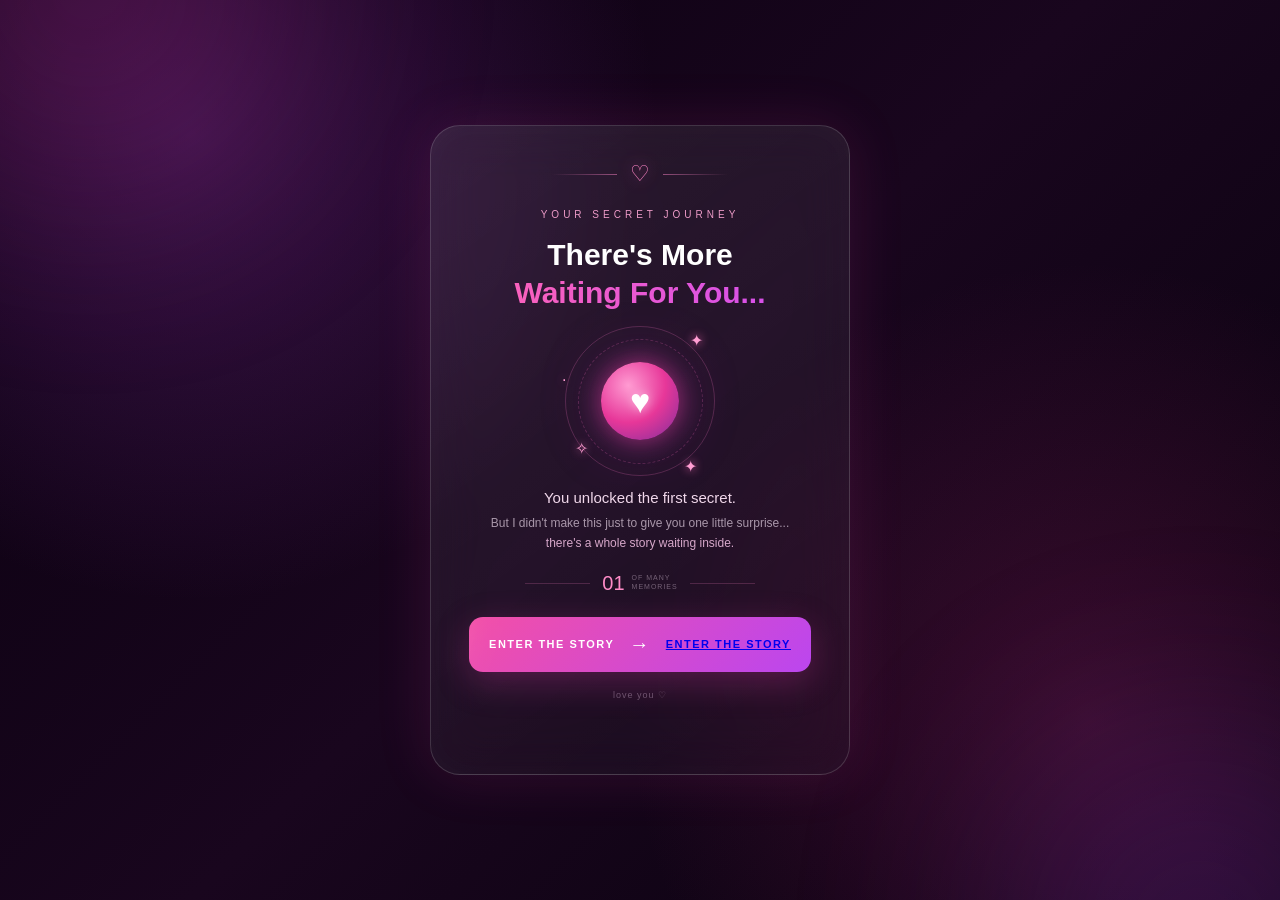
<file: welcome.html>
<!DOCTYPE html>
<html lang="en">
<head>
    <meta charset="UTF-8">
    <meta name="viewport" content="width=device-width, initial-scale=1.0">
    <title>A Secret For You 💗</title>

    <link rel="stylesheet" href="welcome.css">
</head>

<body>
    <!-- Ambient background -->
    <div class="bg-glow glow-one"></div>
    <div class="bg-glow glow-two"></div>

    <!-- Floating particles -->
    <div id="particles"></div>

    <!-- Main glass card -->
    <div class="welcome-card">

        <!-- Top decoration -->
        <div class="top-decoration">
            <span></span>
            <i>♡</i>
            <span></span>
        </div>


        <!-- Small label -->
        <p class="eyebrow">
            YOUR SECRET JOURNEY
        </p>


        <!-- Main heading -->
        <h1>
            There's More
            <span>Waiting For You...</span>
        </h1>


        <!-- Heart orb -->
        <div class="heart-orb">

            <div class="orb-ring ring-one"></div>
            <div class="orb-ring ring-two"></div>

            <div class="orb-core">
                <span>♥</span>
            </div>

            <div class="mini-star star-one">✦</div>
            <div class="mini-star star-two">✧</div>
            <div class="mini-star star-three">·</div>
            <div class="mini-star star-four">✦</div>

        </div>


        <!-- Message -->
        <div class="message">

            <p class="main-message">
                You unlocked the first secret.
            </p>

            <p class="sub-message">
                But I didn't make this just to give you
                one little surprise...
                <br>
                <span>there's a whole story waiting inside.</span>
            </p>

        </div>


        <!-- Memory counter -->
        <div class="memory-count">

            <div class="line"></div>

            <div class="count">
                <strong>01</strong>
                <small>OF MANY<br>MEMORIES</small>
            </div>

            <div class="line"></div>

        </div>


        <!-- Button -->
        <button id="startBtn">

            <span class="btn-glow"></span>

            <span class="btn-text">
                ENTER THE STORY
            </span>

            <span class="btn-arrow">
                →
            </span>
        <a href="firstcall.html" class="enter-btn">
             ENTER THE STORY
        </a>
         </button>


        <!-- Footer -->
        <p class="footer">
            love you ♡
        </p>

    </div>


<script>

    /* =================================
       FLOATING PARTICLES
    ================================= */

    const particleBox =
        document.getElementById("particles");

    const symbols = [
        "♡",
        "✦",
        "✧",
        "·",
        "⋆"
    ];

    for (let i = 0; i < 45; i++) {

        const particle =
            document.createElement("span");

        particle.className = "particle";

        particle.innerText =
            symbols[
                Math.floor(
                    Math.random() * symbols.length
                )
            ];

        particle.style.left =
            Math.random() * 100 + "%";

        particle.style.animationDuration =
            5 + Math.random() * 8 + "s";

        particle.style.animationDelay =
            Math.random() * 8 + "s";

        particle.style.fontSize =
            7 + Math.random() * 13 + "px";

        particleBox.appendChild(particle);
    }


    /* =================================
       BUTTON
    ================================= */

    const button =
        document.getElementById("startBtn");

    button.addEventListener("click", () => {

        document.body.classList.add("enter-story");

        setTimeout(() => {

            window.location.href =
                "gift.html";

        }, 1500);

    });


    /* =================================
       SUBTLE MOUSE MOVEMENT
    ================================= */

    const card =
        document.querySelector(".welcome-card");

    document.addEventListener("mousemove", (event) => {

        const x =
            (window.innerWidth / 2 - event.clientX) / 80;

        const y =
            (window.innerHeight / 2 - event.clientY) / 80;

        card.style.transform =
            `translate(${x}px, ${y}px)`;

    });

</script>

</body>
</html>
</file>
<file: unlock.css>
* {
    margin: 0;
    padding: 0;
    box-sizing: border-box;
}

body {
    min-height: 100vh;
    overflow: hidden;
    font-family: "Poppins", Arial, sans-serif;

    background:
        radial-gradient(circle at 20% 20%, #3a174f, transparent 35%),
        radial-gradient(circle at 80% 80%, #501b3d, transparent 35%),
        linear-gradient(135deg, #09000f, #17051f, #08000d);

    color: white;

    display: flex;
    justify-content: center;
    align-items: center;
}

/* Main card */

.unlock-container {
    width: 420px;
    padding: 45px 35px;

    text-align: center;

    background: rgba(255, 255, 255, 0.07);
    border: 1px solid rgba(255, 255, 255, 0.15);

    border-radius: 30px;

    backdrop-filter: blur(20px);

    box-shadow:
        0 0 40px rgba(255, 80, 180, 0.15),
        inset 0 0 30px rgba(255, 255, 255, 0.03);

    position: relative;
    z-index: 5;

    animation: cardAppear 1.2s ease;
}

/* Lock */

.lock-circle {
    width: 90px;
    height: 90px;

    margin: 0 auto 25px;

    border-radius: 50%;

    display: flex;
    justify-content: center;
    align-items: center;

    background: rgba(255, 105, 180, 0.1);

    border: 1px solid rgba(255, 150, 210, 0.4);

    box-shadow:
        0 0 20px rgba(255, 80, 180, 0.4),
        0 0 60px rgba(255, 80, 180, 0.15);

    animation: pulse 2s infinite;
}

.lock-icon {
    font-size: 40px;
}

.small-text {
    font-size: 11px;
    letter-spacing: 4px;
    color: #ff9dd3;
    margin-bottom: 15px;
}

h1 {
    font-size: 28px;
    margin-bottom: 12px;
}

.subtitle {
    color: #c9b8ca;
    line-height: 1.7;
    font-size: 14px;
    margin-bottom: 30px;
}

/* Inputs */

.input-box {
    text-align: left;
}

label {
    display: block;
    font-size: 12px;
    color: #e7c8e1;
    margin: 15px 0 8px;
}

input {
    width: 100%;

    padding: 14px 16px;

    border-radius: 12px;

    border: 1px solid rgba(255,255,255,0.15);

    background: rgba(0,0,0,0.25);

    color: white;

    outline: none;

    font-size: 14px;

    transition: 0.3s;
}

input::placeholder {
    color: #8e7d91;
}

input:focus {
    border-color: #ff8dca;

    box-shadow:
        0 0 15px rgba(255, 100, 190, 0.2);
}

/* Button */

button {
    width: 100%;

    margin-top: 25px;

    padding: 15px;

    border: none;

    border-radius: 14px;

    background: linear-gradient(
        135deg,
        #ff5ca8,
        #b84cff
    );

    color: white;

    font-size: 13px;
    font-weight: bold;

    letter-spacing: 1px;

    cursor: pointer;

    display: flex;
    justify-content: center;
    align-items: center;
    gap: 12px;

    transition: 0.3s;

    box-shadow:
        0 10px 30px rgba(255, 80, 180, 0.25);
}

button:hover {
    transform: translateY(-3px);

    box-shadow:
        0 15px 40px rgba(255, 80, 180, 0.4);
}

.arrow {
    font-size: 20px;
}

/* Message */

#message {
    margin-top: 18px;
    font-size: 13px;
    min-height: 20px;
}

.hint {
    margin-top: 25px;
    font-size: 11px;
    color: #827282;
}

/* Particles */

.particles {
    position: fixed;
    inset: 0;
    pointer-events: none;
}

.particle {
    position: absolute;

    width: 3px;
    height: 3px;

    background: white;

    border-radius: 50%;

    opacity: 0.6;

    animation: float 6s linear infinite;
}

/* Animations */

@keyframes pulse {

    0%,100% {
        transform: scale(1);
    }

    50% {
        transform: scale(1.08);
    }
}

@keyframes cardAppear {

    from {
        opacity: 0;
        transform: translateY(30px) scale(0.95);
    }

    to {
        opacity: 1;
        transform: translateY(0) scale(1);
    }
}

@keyframes float {

    from {
        transform: translateY(100vh);
        opacity: 0;
    }

    20% {
        opacity: 0.8;
    }

    to {
        transform: translateY(-10vh);
        opacity: 0;
    }
}

.shake {
    animation: shake 0.4s;
}

@keyframes shake {

    0%,100% {
        transform: translateX(0);
    }

    25% {
        transform: translateX(-8px);
    }

    50% {
        transform: translateX(8px);
    }

    75% {
        transform: translateX(-5px);
    }
}

/* Mobile */

@media (max-width: 500px) {

    .unlock-container {
        width: 90%;
        padding: 35px 25px;
    }

    h1 {
        font-size: 23px;
    }
}
</file>
<file: firstcall.css>
@import url('https://fonts.googleapis.com/css2?family=Playfair+Display:wght@400;600;700&family=Poppins:wght@300;400;500;600&display=swap');

* {
    margin: 0;
    padding: 0;
    box-sizing: border-box;
}

body {
    min-height: 100vh;
    background:
        radial-gradient(circle at top, #40204f, #160b24 55%, #08030d);
    color: white;
    font-family: 'Poppins', sans-serif;
    overflow: hidden;
}

/* Stars */

.stars {
    position: fixed;
    inset: 0;
    background-image:
        radial-gradient(white 1px, transparent 1px),
        radial-gradient(#ffd6f5 1px, transparent 1px);

    background-size: 70px 70px, 110px 110px;
    opacity: 0.35;
    animation: starsMove 15s linear infinite;
}

@keyframes starsMove {
    from {
        transform: translateY(0);
    }

    to {
        transform: translateY(-100px);
    }
}

/* Main */

.container {
    position: relative;
    z-index: 2;

    min-height: 100vh;

    display: flex;
    flex-direction: column;
    justify-content: center;
    align-items: center;

    padding: 20px;
}

/* Phone */

.phone {
    width: 330px;
    height: 590px;

    background: #09070d;

    border: 7px solid #3a3140;
    border-radius: 42px;

    box-shadow:
        0 0 30px rgba(255, 130, 220, 0.25),
        0 0 80px rgba(255, 100, 200, 0.12);

    padding: 12px;
}

.speaker {
    width: 80px;
    height: 8px;

    background: #27202c;

    border-radius: 20px;

    margin: 2px auto 12px;
}

/* Screen */

.screen {
    height: 535px;

    border-radius: 30px;

    background:
        linear-gradient(
            160deg,
            rgba(255, 170, 230, 0.13),
            rgba(100, 40, 130, 0.1)
        );

    text-align: center;

    padding: 40px 20px;

    backdrop-filter: blur(10px);
}

.call-icon {
    width: 70px;
    height: 70px;

    margin: auto;

    border-radius: 50%;

    display: flex;
    align-items: center;
    justify-content: center;

    background: rgba(255, 105, 190, 0.15);

    font-size: 35px;

    animation: phoneRing 1.5s infinite;
}

@keyframes phoneRing {

    0%, 100% {
        transform: rotate(0);
    }

    25% {
        transform: rotate(-12deg);
    }

    75% {
        transform: rotate(12deg);
    }
}

.small-text {
    margin-top: 20px;

    color: #e6b9dc;

    font-size: 13px;
}

h1 {
    margin-top: 8px;

    font-family: 'Playfair Display', serif;

    font-size: 34px;

    background: linear-gradient(
        90deg,
        #fff,
        #ffbde8,
        #fff
    );

    -webkit-background-clip: text;
    -webkit-text-fill-color: transparent;
}

.line {
    width: 60px;
    height: 2px;

    margin: 15px auto;

    background: #ff9edc;
}

.story {
    color: #e7d8e6;

    font-size: 13px;

    line-height: 1.8;
}

/* Button */

button {
    margin-top: 25px;

    padding: 12px 22px;

    border: 1px solid rgba(255,255,255,0.3);

    border-radius: 30px;

    background: rgba(255, 130, 210, 0.15);

    color: white;

    font-family: 'Poppins';

    cursor: pointer;

    transition: 0.3s;
}

button:hover {
    transform: scale(1.07);

    background: rgba(255, 130, 210, 0.3);

    box-shadow: 0 0 20px rgba(255, 130, 210, 0.4);
}

/* Memory */

#memory {
    display: none;

    margin-top: 20px;

    animation: reveal 1s ease;
}

@keyframes reveal {

    from {
        opacity: 0;
        transform: translateY(20px);
    }

    to {
        opacity: 1;
        transform: translateY(0);
    }
}

#memory span {
    font-size: 25px;
}

#memory h2 {
    margin-top: 5px;

    font-family: 'Playfair Display', serif;

    color: #ffc4ec;
}

#memory p {
    margin-top: 8px;

    font-size: 11px;

    color: #dbc6d9;
}

.date {
    margin-top: 10px;

    font-size: 11px;

    color: #ffb5e4;
}

/* Bottom */

.bottom-text {
    margin-top: 18px;

    color: #d9b9d3;

    font-size: 12px;
}

.next-btn {
    display: block;
    margin: 30px auto 0;
}


/* Floating hearts */

.heart {
    position: fixed;

    bottom: -30px;

    color: #ff9edb;

    z-index: 10;

    pointer-events: none;

    animation: floatHeart linear forwards;
}

@keyframes floatHeart {

    0% {
        transform: translateY(0) scale(0.5);
        opacity: 0;
    }

    20% {
        opacity: 1;
    }

    100% {
        transform: translateY(-100vh) rotate(360deg) scale(1.2);
        opacity: 0;
    }
}
.enter-btn {
    display: inline-block;
    padding: 15px 35px;
    text-decoration: none;
    cursor: pointer;
}
</file>
<file: firstmeet.css>
* {
    margin: 0;
    padding: 0;
    box-sizing: border-box;
}

body {
    min-height: 100vh;
    font-family: "Segoe UI", sans-serif;
    background: linear-gradient(135deg, #fff0f5, #ffe1ec, #fff7fa);
    display: flex;
    justify-content: center;
    align-items: center;
    overflow-x: hidden;
    color: #5b3040;
}

.container {
    width: 90%;
    max-width: 600px;
    text-align: center;
    padding: 35px 20px;
}

.small-title {
    font-size: 13px;
    letter-spacing: 4px;
    color: #d97998;
    margin-bottom: 12px;
}

h1 {
    font-family: Georgia, serif;
    font-size: 48px;
    color: #9d4564;
    margin-bottom: 15px;
}

.subtitle {
    font-size: 17px;
    line-height: 1.7;
    color: #7d5966;
}

/* Gift */

.gift-area {
    margin-top: 35px;
    cursor: pointer;
}

.gift-box {
    width: 130px;
    height: 105px;
    position: relative;
    margin: auto;
    transition: 0.5s;
}

.gift-box:hover {
    transform: scale(1.08) rotate(-2deg);
}

.box {
    position: absolute;
    bottom: 0;
    width: 130px;
    height: 80px;
    background: #e889a6;
    border-radius: 5px;
    box-shadow: 0 12px 25px rgba(180, 70, 110, 0.2);
}

.lid {
    position: absolute;
    top: 10px;
    left: -7px;
    width: 144px;
    height: 25px;
    background: #d96f91;
    border-radius: 5px;
    z-index: 2;
}

.ribbon {
    position: absolute;
    width: 20px;
    height: 105px;
    background: #fff1a8;
    left: 55px;
    top: 10px;
    z-index: 3;
}

#clickText {
    margin-top: 15px;
    color: #bd5878;
    font-size: 14px;
}

/* Memory */

.memory {
    display: none;
    margin-top: 30px;
    padding: 30px 25px;
    background: rgba(255, 255, 255, 0.75);
    border: 1px solid #ffd0df;
    border-radius: 25px;
    box-shadow: 0 15px 40px rgba(180, 70, 110, 0.12);
    animation: appear 1s ease;
}

.brush {
    font-size: 60px;
    margin-bottom: 10px;
    animation: bounce 1.2s infinite alternate;
}

.memory h2 {
    font-family: Georgia, serif;
    color: #a34463;
    font-size: 28px;
    margin-bottom: 18px;
}

.memory p {
    font-size: 16px;
    line-height: 1.8;
    color: #684653;
}

.line {
    width: 70px;
    height: 2px;
    background: #e7a1b7;
    margin: 20px auto;
}

.special {
    font-family: Georgia, serif;
    font-style: italic;
    color: #a34463 !important;
}

.memory button {
    margin-top: 25px;
    padding: 13px 25px;
    border: none;
    border-radius: 30px;
    background: linear-gradient(135deg, #d96f91, #b94f73);
    color: white;
    font-size: 15px;
    cursor: pointer;
    box-shadow: 0 8px 20px rgba(185, 79, 115, 0.25);
    transition: 0.3s;
}

.memory button:hover {
    transform: translateY(-3px);
}

/* Animations */

@keyframes appear {
    from {
        opacity: 0;
        transform: translateY(30px);
    }

    to {
        opacity: 1;
        transform: translateY(0);
    }
}

@keyframes bounce {
    from {
        transform: translateY(0);
    }

    to {
        transform: translateY(-8px);
    }
}

/* Floating hearts */

.heart {
    position: fixed;
    font-size: 18px;
    animation: float 5s linear forwards;
    pointer-events: none;
}

@keyframes float {
    0% {
        transform: translateY(100vh) scale(0.5);
        opacity: 0;
    }

    20% {
        opacity: 1;
    }

    100% {
        transform: translateY(-10vh) scale(1.2);
        opacity: 0;
    }
}

@media(max-width:600px) {

    h1 {
        font-size: 38px;
    }

    .subtitle {
        font-size: 15px;
    }

    .memory {
        padding: 25px 18px;
    }
}
</file>
<file: welcome.css>
* {
    margin: 0;
    padding: 0;
    box-sizing: border-box;
}

body {

    min-height: 100vh;

    overflow: hidden;

    display: flex;
    align-items: center;
    justify-content: center;

    font-family:
        "Segoe UI",
        Arial,
        sans-serif;

    color: white;

    background:

        radial-gradient(
            circle at 15% 15%,
            rgba(112, 39, 137, 0.45),
            transparent 35%
        ),

        radial-gradient(
            circle at 85% 80%,
            rgba(137, 29, 91, 0.35),
            transparent 35%
        ),

        linear-gradient(
            135deg,
            #09000f,
            #19061e,
            #08020d
        );

    transition:
        opacity 1.5s ease,
        transform 1.5s ease;
}


/* =================================
   BACKGROUND GLOWS
================================= */

.bg-glow {

    position: fixed;

    width: 420px;
    height: 420px;

    border-radius: 50%;

    filter: blur(110px);

    pointer-events: none;

    opacity: 0.2;
}

.glow-one {

    top: -220px;
    left: -120px;

    background: #c52e91;
}

.glow-two {

    bottom: -240px;
    right: -130px;

    background: #8037d4;
}


/* =================================
   PARTICLES
================================= */

#particles {

    position: fixed;

    inset: 0;

    overflow: hidden;

    pointer-events: none;

    z-index: 1;
}

.particle {

    position: absolute;

    bottom: -30px;

    color:
        rgba(255, 137, 205, 0.42);

    text-shadow:
        0 0 10px
        rgba(255, 100, 200, 0.5);

    animation:
        floatParticle linear infinite;
}

@keyframes floatParticle {

    0% {

        transform:
            translateY(0)
            rotate(0deg);

        opacity: 0;
    }

    15% {
        opacity: 0.7;
    }

    80% {
        opacity: 0.35;
    }

    100% {

        transform:
            translateY(-115vh)
            rotate(360deg);

        opacity: 0;
    }
}


/* =================================
   GLASS CARD
================================= */

.welcome-card {

    position: relative;

    z-index: 5;

    width: 420px;

    min-height: 650px;

    padding:
        35px 38px 28px;

    text-align: center;

    border-radius: 30px;

    border:
        1px solid
        rgba(255,255,255,0.16);

    background:

        linear-gradient(
            145deg,
            rgba(255,255,255,0.085),
            rgba(255,255,255,0.025)
        );

    backdrop-filter:
        blur(25px);

    -webkit-backdrop-filter:
        blur(25px);

    box-shadow:

        0 0 55px
        rgba(255,70,180,0.13),

        inset 0 0 35px
        rgba(255,255,255,0.025);

    transition:
        transform 0.2s ease;

    animation:
        cardAppear 1.1s ease;
}

@keyframes cardAppear {

    from {

        opacity: 0;

        transform:
            translateY(40px)
            scale(0.94);
    }

    to {

        opacity: 1;

        transform:
            translateY(0)
            scale(1);
    }
}


/* =================================
   TOP DECORATION
================================= */

.top-decoration {

    display: flex;

    align-items: center;

    justify-content: center;

    gap: 13px;

    margin-bottom: 22px;
}

.top-decoration span {

    width: 65px;

    height: 1px;

    background:
        linear-gradient(
            90deg,
            transparent,
            rgba(255,133,200,0.5)
        );
}

.top-decoration span:last-child {

    background:
        linear-gradient(
            90deg,
            rgba(255,133,200,0.5),
            transparent
        );
}

.top-decoration i {

    font-size: 22px;

    font-style: normal;

    color: #ff86c6;

    text-shadow:
        0 0 15px
        rgba(255,90,190,0.8);

    animation:
        heartBeat 2s infinite;
}

@keyframes heartBeat {

    0%,100% {
        transform: scale(1);
    }

    50% {
        transform: scale(1.16);
    }
}


/* =================================
   EYEBROW
================================= */

.eyebrow {

    font-size: 10px;

    letter-spacing: 4px;

    color: #ed9bc8;

    margin-bottom: 16px;
}


/* =================================
   HEADING
================================= */

h1 {

    font-size: 30px;

    line-height: 1.25;

    font-weight: 700;

    margin-bottom: 10px;
}

h1 span {

    display: block;

    background:
        linear-gradient(
            90deg,
            #ff64b5,
            #d14df1
        );

    -webkit-background-clip: text;

    -webkit-text-fill-color: transparent;
}


/* =================================
   HEART ORB
================================= */

.heart-orb {

    position: relative;

    width: 150px;
    height: 150px;

    margin:
        15px auto 13px;

    display: flex;

    align-items: center;
    justify-content: center;
}


/* Outer rings */

.orb-ring {

    position: absolute;

    border-radius: 50%;

    border:
        1px solid
        rgba(255,115,195,0.22);
}

.ring-one {

    width: 150px;
    height: 150px;

    animation:
        rotateRing 8s linear infinite;
}

.ring-two {

    width: 125px;
    height: 125px;

    border-style: dashed;

    animation:
        rotateRingReverse 10s linear infinite;
}

@keyframes rotateRing {

    to {
        transform: rotate(360deg);
    }
}

@keyframes rotateRingReverse {

    to {
        transform: rotate(-360deg);
    }
}


/* Core */

.orb-core {

    width: 78px;
    height: 78px;

    border-radius: 50%;

    display: flex;

    align-items: center;
    justify-content: center;

    background:

        radial-gradient(
            circle at 35% 30%,
            #ff9bd2,
            #e73799 50%,
            #7d2e9c
        );

    box-shadow:

        0 0 25px
        rgba(255,70,175,0.55),

        0 0 65px
        rgba(190,50,220,0.25);

    animation:
        orbPulse 2.2s ease-in-out infinite;
}

.orb-core span {

    font-size: 34px;

    color: white;

    text-shadow:
        0 0 12px
        rgba(255,255,255,0.6);
}

@keyframes orbPulse {

    0%,100% {

        transform: scale(1);
    }

    50% {

        transform: scale(1.08);
    }
}


/* Small stars around orb */

.mini-star {

    position: absolute;

    color: #ff9ed3;

    text-shadow:
        0 0 10px #ff67b7;

    animation:
        miniFloat 2s ease-in-out infinite;
}

.star-one {

    top: 5px;
    right: 12px;
}

.star-two {

    bottom: 18px;
    left: 10px;

    animation-delay: .4s;
}

.star-three {

    top: 45px;
    left: -3px;

    animation-delay: .8s;
}

.star-four {

    bottom: 0;
    right: 18px;

    animation-delay: 1.2s;
}

@keyframes miniFloat {

    0%,100% {

        transform:
            translateY(0)
            scale(1);

        opacity: 0.5;
    }

    50% {

        transform:
            translateY(-6px)
            scale(1.25);

        opacity: 1;
    }
}


/* =================================
   MESSAGE
================================= */

.main-message {

    font-size: 15px;

    color: #f1d8eb;

    margin-bottom: 8px;
}

.sub-message {

    font-size: 12px;

    line-height: 1.65;

    color: #a997aa;
}

.sub-message span {

    color: #d7a8ca;
}


/* =================================
   MEMORY COUNTER
================================= */

.memory-count {

    display: flex;

    align-items: center;

    justify-content: center;

    gap: 12px;

    margin:
        18px auto 22px;
}

.line {

    width: 65px;

    height: 1px;

    background:
        rgba(255,130,200,0.2);
}

.count {

    display: flex;

    align-items: center;

    gap: 7px;
}

.count strong {

    font-size: 20px;

    color: #ff8cc8;

    font-weight: 500;
}

.count small {

    text-align: left;

    font-size: 7px;

    line-height: 1.25;

    letter-spacing: 1px;

    color: #756277;
}


/* =================================
   BUTTON
================================= */

#startBtn {

    position: relative;

    width: 100%;

    padding: 16px;

    border: none;

    border-radius: 14px;

    overflow: hidden;

    background:
        linear-gradient(
            135deg,
            #f34fa7,
            #bb46ef
        );

    color: white;

    font-size: 11px;

    font-weight: 700;

    letter-spacing: 1.5px;

    cursor: pointer;

    display: flex;

    align-items: center;

    justify-content: center;

    gap: 15px;

    box-shadow:
        0 10px 35px
        rgba(240,60,180,0.25);

    transition:
        transform 0.3s ease,
        box-shadow 0.3s ease;
}

#startBtn:hover {

    transform:
        translateY(-3px);

    box-shadow:
        0 15px 45px
        rgba(240,60,180,0.42);
}

.btn-arrow {

    font-size: 20px;

    font-weight: 400;

    transition:
        transform 0.3s ease;
}

#startBtn:hover .btn-arrow {

    transform:
        translateX(6px);
}


/* Moving shine */

.btn-glow {

    position: absolute;

    width: 80px;
    height: 100px;

    left: -100px;

    top: -20px;

    background:
        rgba(255,255,255,0.18);

    filter: blur(20px);

    transform: rotate(20deg);

    animation:
        buttonShine 3s infinite;
}

@keyframes buttonShine {

    0% {
        left: -100px;
    }

    50% {
        left: 120%;
    }

    100% {
        left: 120%;
    }
}


/* =================================
   FOOTER
================================= */

.footer {

    margin-top: 18px;

    font-size: 9px;

    color: #69576d;

    letter-spacing: 1px;
}


/* =================================
   EXIT ANIMATION
================================= */

body.enter-story {

    opacity: 0;

    transform:
        scale(1.15);
}


/* =================================
   MOBILE
================================= */

@media (max-width: 500px) {

    .welcome-card {

        width: 90%;

        min-height: auto;

        padding:
            30px 25px 25px;
    }

    h1 {

        font-size: 26px;
    }

    .heart-orb {

        width: 135px;
        height: 135px;
    }

    .ring-one {

        width: 135px;
        height: 135px;
    }

    .ring-two {

        width: 112px;
        height: 112px;
    }

    .description {
        font-size: 12px;
    }
}
</file>
